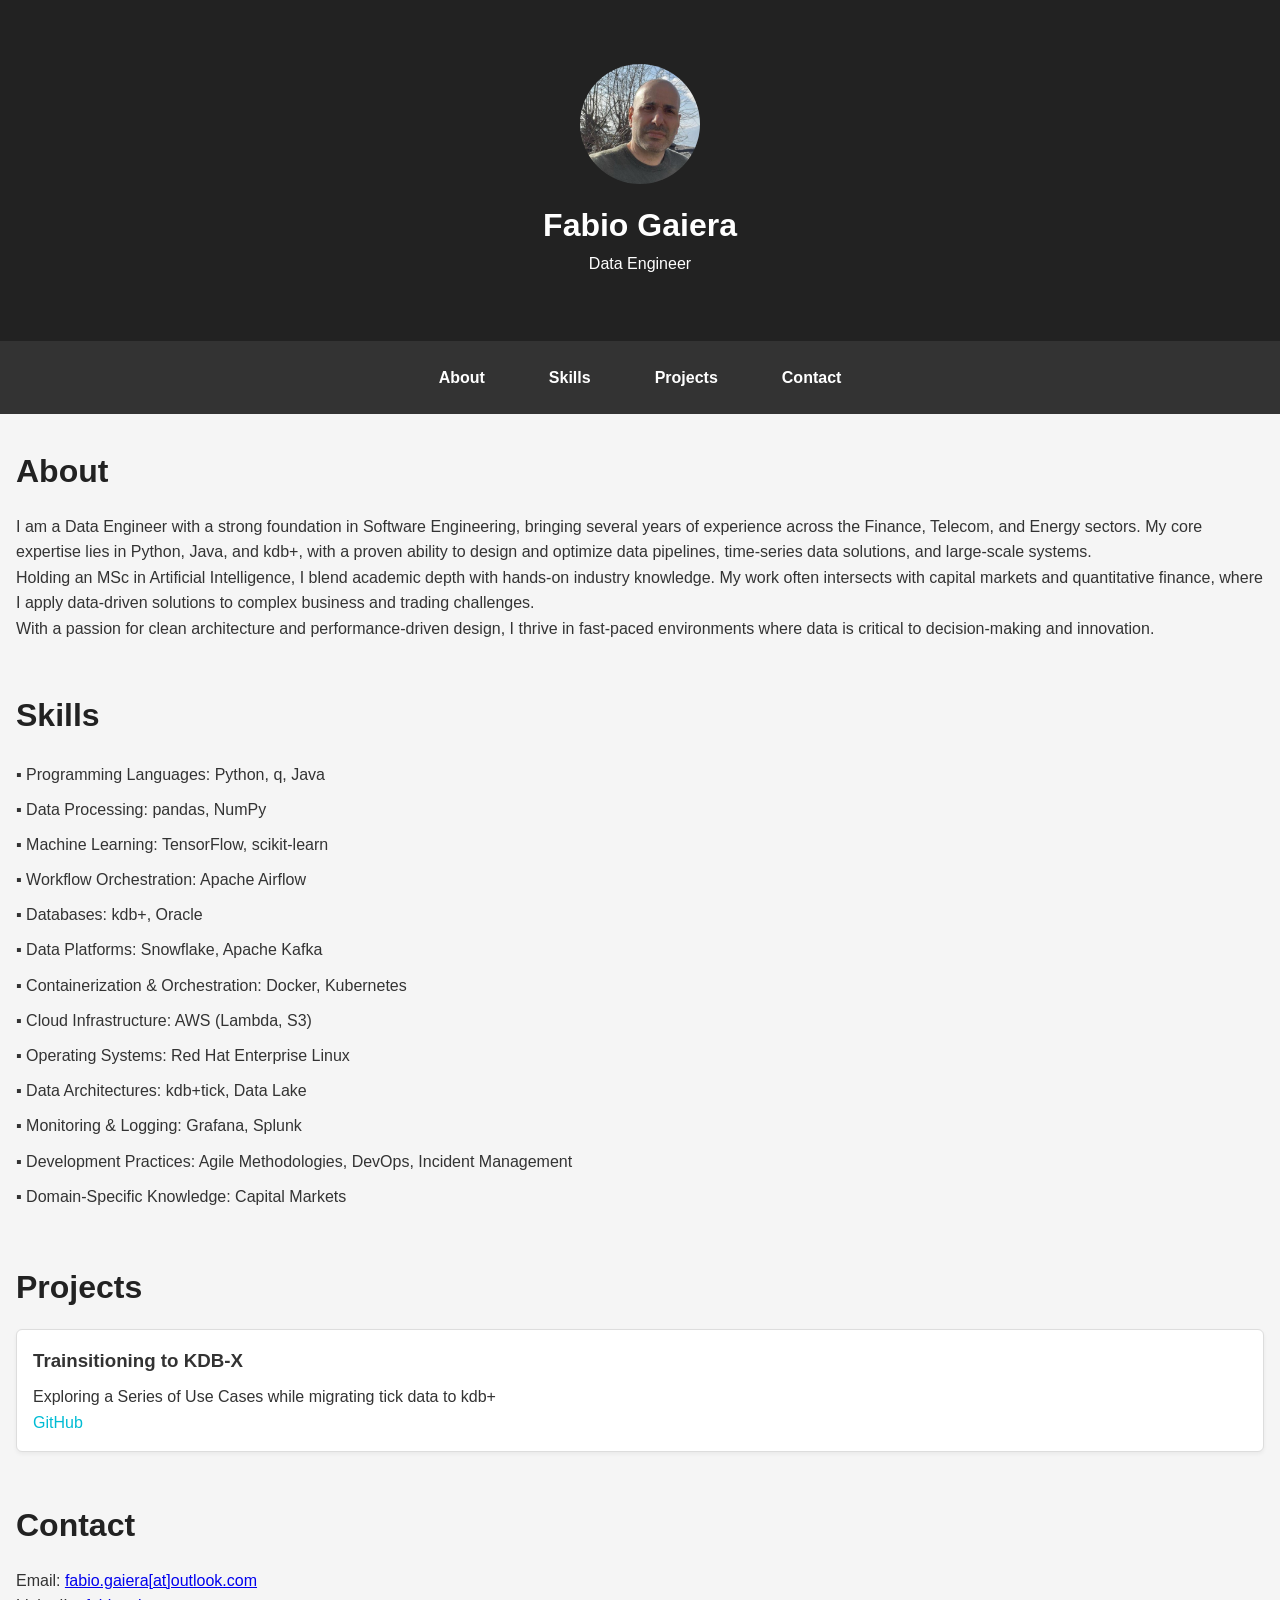
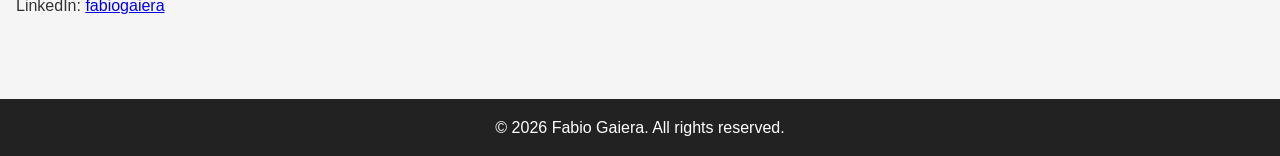
<file: index.html>
<!DOCTYPE html>
<html lang="en">

<head>
  <meta charset="UTF-8" />
  <meta name="viewport" content="width=device-width, initial-scale=1.0" />
  <title>Data Engineer Portfolio</title>
  <link rel="icon" href="favicon.ico" type="image/x-icon" />
  <link rel="stylesheet" href="style.css" />
</head>

<body>
  <header>
    <div class="container">
      <img src="assets/profile.jpg" alt="Profile" class="profile-pic" />
      <h1>Fabio Gaiera</h1>
      <p>Data Engineer</p>
    </div>
  </header>

  <nav>
    <a href="#about">About</a>
    <a href="#skills">Skills</a>
    <a href="#projects">Projects</a>
    <a href="#contact">Contact</a>
  </nav>

  <main>

    <section id="about">
      
      <h2>About</h2>
      
      <p>I am a Data Engineer with a strong foundation in Software Engineering, bringing several years of experience across the Finance, Telecom, and Energy sectors. My core expertise lies in Python, Java, and kdb+, with a proven ability to design and optimize data pipelines, time-series data solutions, and large-scale systems.</p>
      
      <p>Holding an MSc in Artificial Intelligence, I blend academic depth with hands-on industry knowledge. My work often intersects with capital markets and quantitative finance, where I apply data-driven solutions to complex business and trading challenges.</p>
      
      <p>With a passion for clean architecture and performance-driven design, I thrive in fast-paced environments where data is critical to decision-making and innovation.</p>

    </section>

    <section id="skills">
      <h2>Skills</h2>
      <ul>
        <li>▪ Programming Languages: Python, q, Java</li>
        <li>▪ Data Processing: pandas, NumPy</li>
        <li>▪ Machine Learning: TensorFlow, scikit-learn</li>
        <li>▪ Workflow Orchestration: Apache Airflow</li>
        <li>▪ Databases: kdb+, Oracle</li>
        <li>▪ Data Platforms: Snowflake, Apache Kafka</li>
        <li>▪ Containerization & Orchestration: Docker, Kubernetes</li>
        <li>▪ Cloud Infrastructure: AWS (Lambda, S3)</li>
        <li>▪ Operating Systems: Red Hat Enterprise Linux</li>
        <li>▪ Data Architectures: kdb+tick, Data Lake</li>
        <li>▪ Monitoring & Logging: Grafana, Splunk</li>
        <li>▪ Development Practices: Agile Methodologies, DevOps, Incident Management</li>
        <li>▪ Domain-Specific Knowledge: Capital Markets</li>
      </ul>
    </section>

    <section id="projects">
      <h2>Projects</h2>
      <div class="project">
        <h3>Trainsitioning to KDB-X</h3>
        <p>Exploring a Series of Use Cases while migrating tick data to kdb+</p>
        <a href="https://github.com/fabiogaiera/transitioning-to-kdb-x" target="_blank">GitHub</a>
      </div>
    </section>

    <section id="contact">
      <h2>Contact</h2>
      <p>Email: <a href="mailto:fabio.gaiera[at]outlook.com" target="_blank">fabio.gaiera[at]outlook.com</a></p>
      <p>LinkedIn: <a href="https://linkedin.com/in/fabiogaiera" target="_blank">fabiogaiera</a></p>
    </section>

  </main>

  <footer>
    <p>&copy; 2026 Fabio Gaiera. All rights reserved.</p>
  </footer>

</body>
</html>
</file>
<file: style.css>
/* Global Reset */
* {
  margin: 0;
  padding: 0;
  box-sizing: border-box;
}

body {
  font-family: 'Segoe UI', Tahoma, Geneva, Verdana, sans-serif;
  line-height: 1.6;
  background: #f5f5f5;
  color: #333;
}

/* Container setup */
.container {
  display: flex;
  flex-direction: column;
  align-items: center;
  padding: 2rem 1rem;
  max-width: 1200px;
  margin: 0 auto;
  text-align: center;
}

/* Header */
header {
  background: #222;
  color: white;
  padding: 2rem 1rem;
}

.profile-pic {
  width: 120px;
  height: 120px;
  border-radius: 50%;
  object-fit: cover;
  margin-bottom: 1rem;
}

/* Navigation */
nav {
  background: #333;
  display: flex;
  flex-wrap: wrap;
  justify-content: center;
  padding: 1rem;
}

nav a {
  color: white;
  text-decoration: none;
  margin: 0.5rem 1rem;
  font-weight: bold;
  transition: color 0.3s;
}

nav a:hover {
  color: #00bcd4;
}

/* Main sections */
main {
  padding: 2rem 1rem;
}

section {
  margin-bottom: 3rem;
}

h2 {
  font-size: 1.8rem;
  margin-bottom: 1rem;
  color: #222;
}

ul {
  list-style: none;
  padding: 0;
}

ul li {
  padding: 0.3rem 0;
}

/* Projects section */
.project-grid {
  display: grid;
  grid-template-columns: 1fr;
  gap: 1rem;
}

.project {
  background: white;
  padding: 1rem;
  border-radius: 6px;
  border: 1px solid #ddd;
  box-shadow: 0 2px 4px rgba(0, 0, 0, 0.05);
}

.project h3 {
  margin-bottom: 0.5rem;
}

.project a {
  color: #00bcd4;
  text-decoration: none;
}

.project a:hover {
  text-decoration: underline;
}

/* Resume link */
#resume a {
  display: inline-block;
  padding: 0.6rem 1rem;
  background: #00bcd4;
  color: white;
  text-decoration: none;
  border-radius: 4px;
  margin-top: 1rem;
}

#resume a:hover {
  background: #0097a7;
}

/* Footer */
footer {
  background: #222;
  color: white;
  text-align: center;
  padding: 1rem;
}

/* Media Queries for responsiveness */
@media (min-width: 600px) {
  nav a {
    margin: 0.5rem 2rem;
  }

  .project-grid {
    grid-template-columns: 1fr 1fr;
  }
}

@media (min-width: 900px) {
  .project-grid {
    grid-template-columns: 1fr 1fr 1fr;
  }

  h2 {
    font-size: 2rem;
  }
}
</file>
